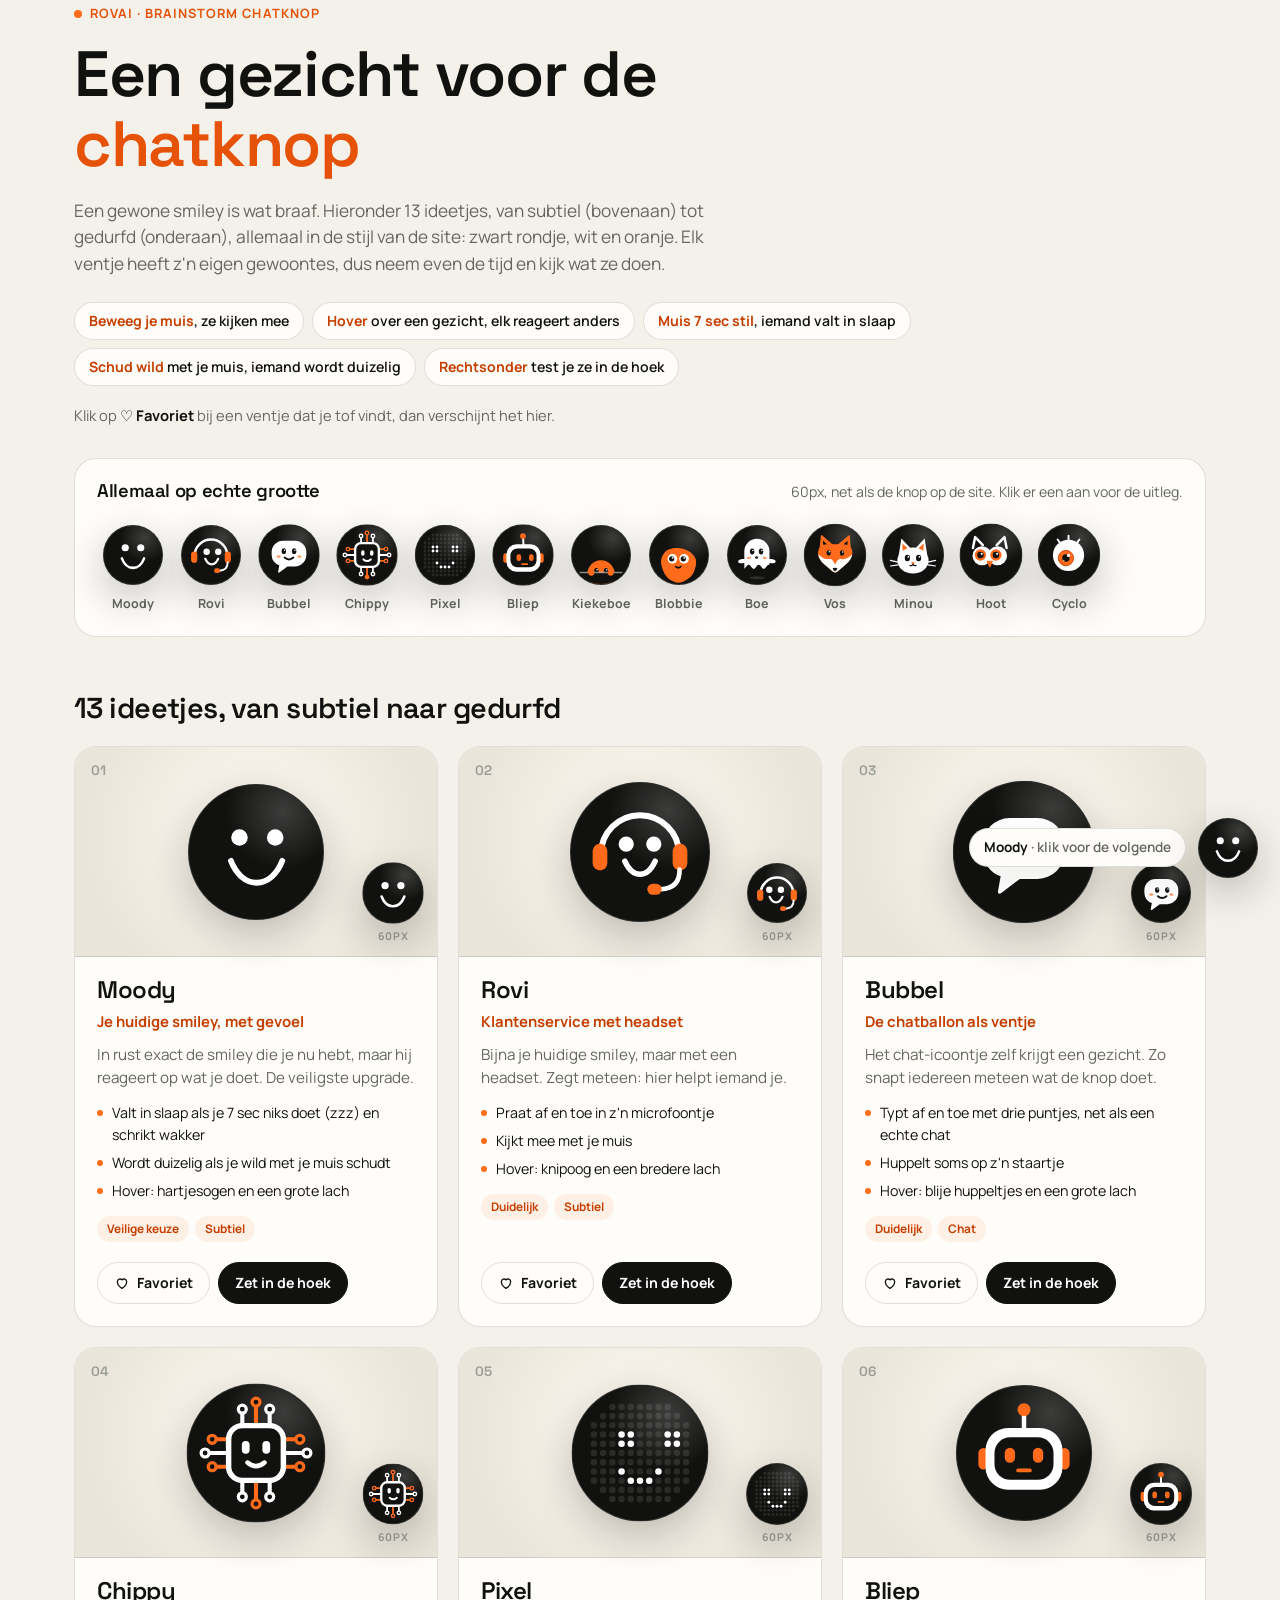
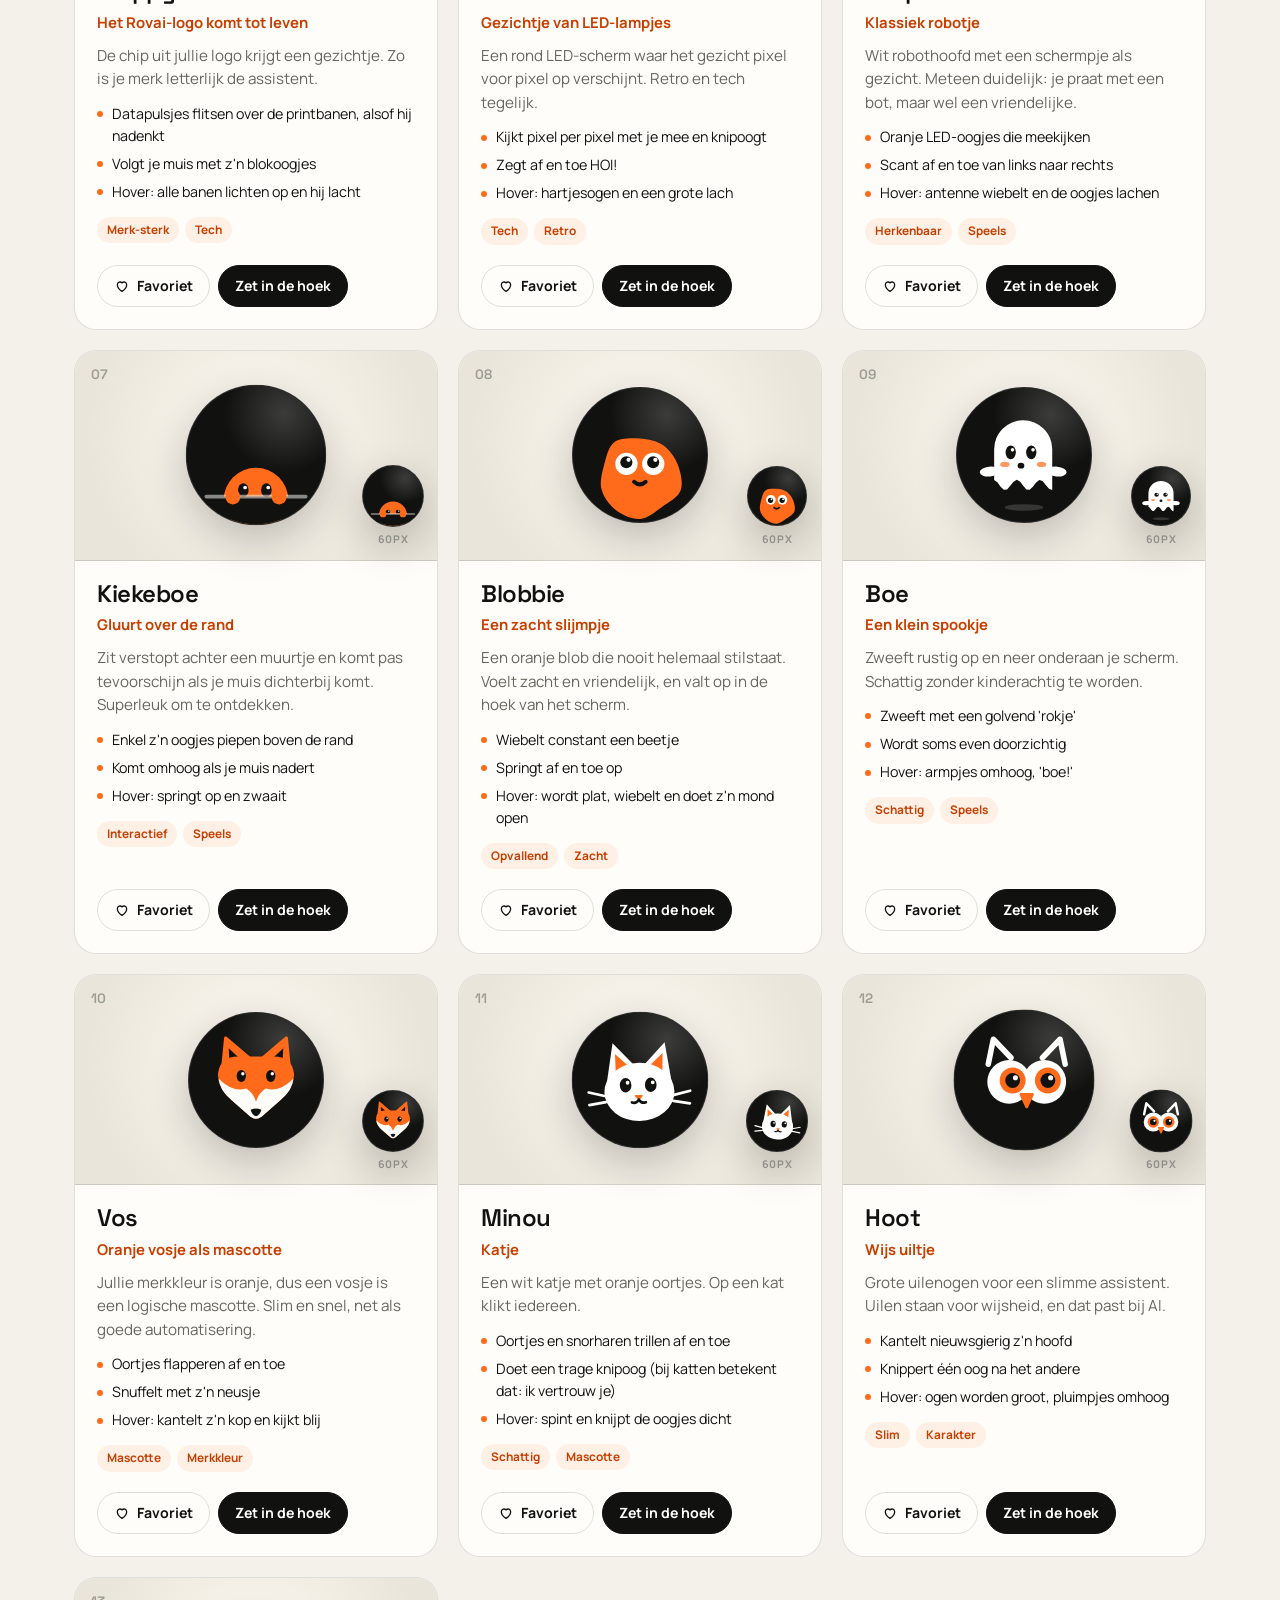
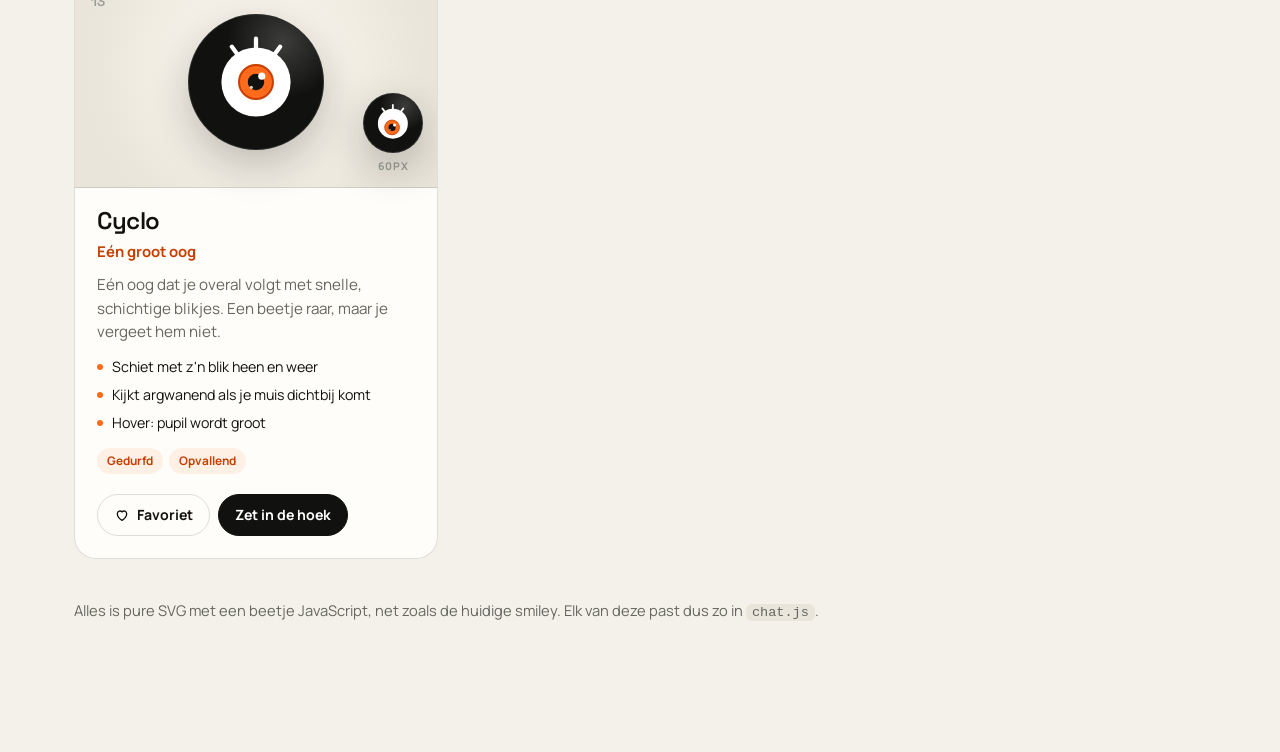
<file: chatbot-gezichtjes.html>
<!doctype html>
<html lang="nl">
<head>
<meta charset="utf-8">
<meta name="viewport" content="width=device-width, initial-scale=1">
<title>Chatbot-gezichtjes</title>
<link rel="preconnect" href="https://fonts.googleapis.com">
<link rel="preconnect" href="https://fonts.gstatic.com" crossorigin>
<link href="https://fonts.googleapis.com/css2?family=Manrope:wght@400;500;600;700;800&family=Space+Grotesk:wght@500;600;700&display=swap" rel="stylesheet">
<style>
:root {
  --bg: #f4f1ea;
  --bg-deep: #eae5da;
  --surface: #fffdf9;
  --text: #111210;
  --muted: #65675f;
  --muted-light: #9a9d94;
  --line: rgba(17, 18, 16, 0.13);
  --primary: #ff6b1a;
  --primary-heading: #e55208;
  --primary-dark: #c63f00;
  --primary-light: #fff0e6;
  --primary-glow: rgba(255, 107, 26, 0.24);
  --dark: #111210;
  --dark-soft: #1b1d19;
  --radius: 22px;
  --ease-out: cubic-bezier(0.22, 1, 0.36, 1);
}

* { box-sizing: border-box; }
html { -webkit-text-size-adjust: 100%; }
body {
  margin: 0;
  background: var(--bg);
  color: var(--text);
  font-family: "Manrope", system-ui, -apple-system, "Segoe UI", sans-serif;
  line-height: 1.55;
  -webkit-font-smoothing: antialiased;
}
h1, h2, h3 {
  margin: 0;
  font-family: "Space Grotesk", "Manrope", sans-serif;
  font-weight: 600;
  line-height: 1.1;
  letter-spacing: -0.02em;
}
code { font-size: 0.92em; background: var(--bg-deep); padding: 1px 6px; border-radius: 6px; }
:focus-visible { outline: 2px solid var(--primary); outline-offset: 3px; }

.wrap { max-width: 1180px; margin: 0 auto; padding: 0 24px; }

/* Header */
header { padding: 64px 0 8px; }
.eyebrow {
  display: inline-flex; align-items: center; gap: 0.5rem;
  font-size: 0.8rem; font-weight: 700; letter-spacing: 0.08em; text-transform: uppercase;
  color: var(--primary-heading);
}
.eyebrow::before { content: ""; width: 8px; height: 8px; border-radius: 50%; background: var(--primary); }
h1 { margin-top: 14px; font-size: clamp(2.3rem, 5.4vw, 4rem); max-width: 15ch; }
h1 em { font-style: normal; color: var(--primary-heading); }
.lede { max-width: 62ch; margin: 18px 0 0; color: var(--muted); font-size: 1.08rem; }
.hints { display: flex; flex-wrap: wrap; gap: 8px; margin: 24px 0 0; padding: 0; list-style: none; }
.hints li {
  padding: 7px 14px; font-size: 0.88rem; font-weight: 600;
  background: var(--surface); border: 1px solid var(--line); border-radius: 999px;
}
.hints b { color: var(--primary-dark); }
.favs { margin: 18px 0 0; font-size: 0.92rem; color: var(--muted); min-height: 1.5em; }
.favs strong { color: var(--text); }

/* Real-size strip */
.strip {
  margin: 32px 0 0; padding: 22px 22px 18px;
  background: var(--surface); border: 1px solid var(--line); border-radius: var(--radius);
}
.strip-head { display: flex; flex-wrap: wrap; justify-content: space-between; align-items: baseline; gap: 6px 16px; margin-bottom: 18px; }
.strip-head h2 { font-size: 1.15rem; }
.strip-head p { margin: 0; color: var(--muted); font-size: 0.88rem; }
.strip-row { display: grid; grid-template-columns: repeat(auto-fill, minmax(72px, 1fr)); gap: 18px 6px; }
.strip-item {
  display: flex; flex-direction: column; align-items: center; gap: 9px;
  padding: 4px 0; background: none; border: 0; border-radius: 12px; cursor: pointer;
  font: inherit; font-size: 0.78rem; font-weight: 700; color: var(--muted);
}
.strip-item:hover > span:last-child { color: var(--text); }

/* Cards */
.section-title { margin: 56px 0 0; font-size: clamp(1.4rem, 2.4vw, 1.8rem); }
.grid { display: grid; grid-template-columns: repeat(auto-fill, minmax(min(100%, 320px), 1fr)); gap: 20px; margin: 22px 0 0; }
.card {
  display: flex; flex-direction: column; overflow: hidden; scroll-margin-top: 24px;
  background: var(--surface); border: 1px solid var(--line); border-radius: var(--radius);
  transition: box-shadow 0.3s ease, border-color 0.3s ease;
}
.card.is-fav { border-color: rgba(255, 107, 26, 0.55); box-shadow: 0 0 0 3px var(--primary-glow); }
.stage {
  position: relative; display: grid; place-items: center; height: 210px;
  background: radial-gradient(circle at 50% 42%, #fffaf2 0%, var(--bg-deep) 78%);
  border-bottom: 1px solid var(--line);
}
.num { position: absolute; left: 16px; top: 13px; font-family: "Space Grotesk", sans-serif; font-weight: 600; font-size: 0.85rem; color: var(--muted-light); }
.stage-small {
  position: absolute; right: 14px; bottom: 12px;
  display: flex; flex-direction: column; align-items: center; gap: 5px;
  font-size: 0.66rem; font-weight: 700; letter-spacing: 0.05em; text-transform: uppercase; color: var(--muted-light);
}
.card-body { display: flex; flex: 1; flex-direction: column; gap: 10px; padding: 20px 22px 22px; }
.card h3 { font-size: 1.5rem; }
.tagline { margin: -4px 0 0; color: var(--primary-dark); font-weight: 700; font-size: 0.93rem; }
.desc { margin: 0; color: var(--muted); font-size: 0.95rem; }
.does { display: grid; gap: 6px; margin: 2px 0 0; padding: 0; list-style: none; font-size: 0.89rem; }
.does li { display: flex; gap: 9px; }
.does li::before { content: ""; flex: none; width: 6px; height: 6px; margin-top: 0.58em; border-radius: 50%; background: var(--primary); }
.tags { display: flex; flex-wrap: wrap; gap: 6px; margin-top: 4px; }
.tags span { padding: 4px 10px; font-size: 0.74rem; font-weight: 700; color: var(--primary-dark); background: var(--primary-light); border-radius: 999px; }
.actions { display: flex; flex-wrap: wrap; gap: 8px; margin-top: auto; padding-top: 10px; }
.btn {
  display: inline-flex; align-items: center; gap: 7px; padding: 9px 16px;
  font: inherit; font-size: 0.88rem; font-weight: 700; color: var(--text);
  background: transparent; border: 1px solid var(--line); border-radius: 999px; cursor: pointer;
  transition: background 0.2s ease, color 0.2s ease, border-color 0.2s ease;
}
.btn:hover { border-color: var(--text); }
.btn svg { width: 16px; height: 16px; }
.btn-dark { color: #fff; background: var(--dark); border-color: var(--dark); }
.btn-dark:hover { background: var(--primary); border-color: var(--primary); }
.fav[aria-pressed="true"] { color: var(--primary-dark); background: var(--primary-light); border-color: rgba(255, 107, 26, 0.5); }
.fav[aria-pressed="true"] svg path { fill: currentColor; }
.foot { margin: 40px 0 0; padding-bottom: 130px; color: var(--muted); font-size: 0.92rem; }

/* The chat toggle, same look as on the site */
.toggle {
  --tb: #111210;
  --ink: #ffffff;
  --acc: #ff6b1a;
  position: relative; flex: none; display: grid; place-items: center; padding: 0; overflow: hidden;
  background: var(--tb); border: 1px solid rgba(255, 255, 255, 0.12); border-radius: 50%;
  box-shadow: 0 14px 40px rgba(17, 18, 16, 0.24);
  cursor: pointer;
  transition: background 0.25s ease, transform 0.25s var(--ease-out), box-shadow 0.25s ease;
}
.toggle::before {
  content: ""; position: absolute; inset: 0; pointer-events: none;
  background: radial-gradient(circle at 70% 20%, rgba(255, 255, 255, 0.18), transparent 40%);
}
.toggle svg { position: relative; display: block; width: 100%; height: 100%; }
.toggle.is-hover { --tb: #ff6b1a; --acc: #111210; box-shadow: 0 16px 42px var(--primary-glow); transform: translateY(-3px) scale(1.03); }
.toggle[data-hover="keep"].is-hover { --tb: #1b1d19; --acc: #ff6b1a; box-shadow: 0 0 0 3px rgba(255, 107, 26, 0.45), 0 16px 42px var(--primary-glow); }
.toggle svg * { transition: fill 0.25s ease, stroke 0.25s ease; }
.f-ink { fill: var(--ink); } .s-ink { stroke: var(--ink); }
.f-acc { fill: var(--acc); } .s-acc { stroke: var(--acc); }
.f-bg { fill: var(--tb); }   .s-bg { stroke: var(--tb); }
.f-or { fill: #ff6b1a; }     .s-or { stroke: #ff6b1a; }
.f-dk { fill: #111210; }     .s-dk { stroke: #111210; }
.f-wh { fill: #fffdf9; }
.ch-tr.lit { stroke: var(--acc); }
.ch-tr.lit circle { fill: var(--acc); }
.toggle svg .px { fill: var(--ink); opacity: 0.1; transition: opacity 0.14s ease, fill 0.14s ease; }
.toggle svg .px.on { opacity: 1; }
.toggle svg .px.or { fill: #ff6b1a; }

/* Try-out in the corner, like on the site */
.corner { position: fixed; right: 1.4rem; bottom: 1.4rem; z-index: 50; display: flex; align-items: center; gap: 12px; }
.corner-label {
  padding: 8px 14px; font-size: 0.85rem; font-weight: 600; color: var(--muted);
  background: var(--surface); border: 1px solid var(--line); border-radius: 999px;
  box-shadow: 0 14px 40px rgba(25, 22, 16, 0.08);
}
.corner-label b { color: var(--text); }
.corner-slot { display: block; }

@media (max-width: 600px) {
  .wrap { padding: 0 16px; }
  header { padding-top: 40px; }
  .strip { padding: 18px 14px 14px; }
  .corner-label { display: none; }
}
</style>
</head>
<body>

<header class="wrap">
  <span class="eyebrow">Rovai · brainstorm chatknop</span>
  <h1>Een gezicht voor de <em>chatknop</em></h1>
  <p class="lede">Een gewone smiley is wat braaf. Hieronder 13 ideetjes, van subtiel (bovenaan) tot gedurfd (onderaan), allemaal in de stijl van de site: zwart rondje, wit en oranje. Elk ventje heeft z'n eigen gewoontes, dus neem even de tijd en kijk wat ze doen.</p>
  <ul class="hints">
    <li><b>Beweeg je muis</b>, ze kijken mee</li>
    <li><b>Hover</b> over een gezicht, elk reageert anders</li>
    <li><b>Muis 7 sec stil</b>, iemand valt in slaap</li>
    <li><b>Schud wild</b> met je muis, iemand wordt duizelig</li>
    <li><b>Rechtsonder</b> test je ze in de hoek</li>
  </ul>
  <p class="favs" id="favs"></p>
</header>

<main class="wrap">
  <section class="strip" aria-labelledby="strip-title">
    <div class="strip-head">
      <h2 id="strip-title">Allemaal op echte grootte</h2>
      <p>60px, net als de knop op de site. Klik er een aan voor de uitleg.</p>
    </div>
    <div class="strip-row" id="strip-row"></div>
  </section>

  <h2 class="section-title">13 ideetjes, van subtiel naar gedurfd</h2>
  <div class="grid" id="grid"></div>

  <p class="foot">Alles is pure SVG met een beetje JavaScript, net zoals de huidige smiley. Elk van deze past dus zo in <code>chat.js</code>.</p>
</main>

<div class="corner" id="corner">
  <div class="corner-label"><b class="corner-name"></b> · klik voor de volgende</div>
  <span class="corner-slot"></span>
</div>

<script>
/* ---------- small helpers ---------- */
const rand = (a, b) => a + Math.random() * (b - a);
const clamp = (v, a, b) => Math.max(a, Math.min(b, v));
const mix = (a, b, t) => a + (b - a) * t;
const ease = (cur, target, rate, dt) => cur + (target - cur) * (1 - Math.exp(-rate * dt));
const n = v => Math.round(v * 100) / 100;
const smooth = x => x * x * (3 - 2 * x);
const bump = p => (p < 0 ? 0 : Math.sin(Math.PI * p));
const plateau = (p, edge = 0.2) => (p < 0 ? 0 : p < edge ? smooth(p / edge) : p > 1 - edge ? smooth((1 - p) / edge) : 1);
const T = (el, v) => el.setAttribute('transform', v);
const op = (el, v) => el.setAttribute('opacity', n(clamp(v, 0, 1)));
const mv = (x, y) => `translate(${n(x)} ${n(y)})`;
const rot = (a, cx, cy) => `rotate(${n(a)} ${cx} ${cy})`;
const at = (cx, cy, sx, sy = sx) => `translate(${cx} ${cy}) scale(${n(sx)} ${n(sy)}) translate(${-cx} ${-cy})`;

// Fires now and then, at a random interval
function every(min, max) {
  let next = -1;
  return t => {
    if (next < 0) { next = t + rand(min, max); return false; }
    if (t < next) return false;
    next = t + rand(min, max);
    return true;
  };
}
// A one-shot animation: p(t) gives progress 0..1 while playing, -1 otherwise
function once() {
  let start = -1, dur = 1;
  return {
    play(t, d) { start = t; dur = d; },
    p(t) {
      if (start < 0) return -1;
      const p = (t - start) / dur;
      if (p >= 1) { start = -1; return -1; }
      return p;
    },
  };
}
// Smooth closed curve through points (Catmull-Rom)
function closedPath(p) {
  const N = p.length;
  let d = `M${n(p[0][0])} ${n(p[0][1])}`;
  for (let i = 0; i < N; i++) {
    const p0 = p[(i - 1 + N) % N], p1 = p[i], p2 = p[(i + 1) % N], p3 = p[(i + 2) % N];
    d += `C${n(p1[0] + (p2[0] - p0[0]) / 6)} ${n(p1[1] + (p2[1] - p0[1]) / 6)} ${n(p2[0] - (p3[0] - p1[0]) / 6)} ${n(p2[1] - (p3[1] - p1[1]) / 6)} ${n(p2[0])} ${n(p2[1])}`;
  }
  return d + 'Z';
}
const qs = svg => sel => svg.querySelector(sel);

/* ---------- the characters ---------- */
const CHARS = [
{
  id: 'moody', name: 'Moody', tagline: 'Je huidige smiley, met gevoel',
  desc: 'In rust exact de smiley die je nu hebt, maar hij reageert op wat je doet. De veiligste upgrade.',
  does: ['Valt in slaap als je 7 sec niks doet (zzz) en schrikt wakker', 'Wordt duizelig als je wild met je muis schudt', 'Hover: hartjesogen en een grote lach'],
  tags: ['Veilige keuze', 'Subtiel'],
  svg() {
    const heart = (cx, cy) => `<path transform="translate(${cx} ${cy})" d="M0 3.6C-5 .2-4.7-3.8-2.3-4-1.1-4.1-.3-3.2 0-2.3 .3-3.2 1.1-4.1 2.3-4 4.7-3.8 5 .2 0 3.6Z"/>`;
    let sp = '';
    for (let a = 0; a <= Math.PI * 4.2; a += 0.35) sp += (sp ? 'L' : 'M') + n(Math.cos(a) * 0.34 * a) + ' ' + n(Math.sin(a) * 0.34 * a);
    return `
      <g class="md-eyes">
        <g class="md-open"><circle class="f-ink" cx="22" cy="22.5" r="3.7"/><circle class="f-ink" cx="38" cy="22.5" r="3.7"/></g>
        <path class="md-closed s-ink" d="M18.4 23q3.6 2.8 7.2 0M34.4 23q3.6 2.8 7.2 0" stroke-width="2.3" stroke-linecap="round" opacity="0"/>
        <g class="md-hearts f-ink" opacity="0"><g class="md-h">${heart(22, 22.5)}</g><g class="md-h">${heart(38, 22.5)}</g></g>
        <g class="md-spiral s-ink" stroke-width="1.5" stroke-linecap="round" opacity="0"><path class="md-sp" d="${sp}"/><path class="md-sp" d="${sp}"/></g>
      </g>
      <g class="md-mouths">
        <path class="md-smile s-ink" d="M18.5 33.5c2.2 5.8 6.4 9.8 11.5 9.8s9.3-4 11.5-9.8" stroke-width="2.6" stroke-linecap="round"/>
        <path class="md-grin f-ink" d="M18 32.6H42c-1.4 6.8-5.8 10.8-12 10.8s-10.6-4-12-10.8Z" opacity="0"/>
        <ellipse class="md-o s-ink" cx="30" cy="37.5" rx="3" ry="3.6" stroke-width="2.4" opacity="0"/>
        <path class="md-sleep s-ink" d="M25.5 38q4.5 2.4 9 0" stroke-width="2.4" stroke-linecap="round" opacity="0"/>
        <path class="md-wavy s-ink" d="M19.5 38q2.6-2.6 5.2 0t5.2 0 5.2 0 5.2 0" stroke-width="2.2" stroke-linecap="round" opacity="0"/>
      </g>
      <g class="md-zzz f-ink" font-family="Space Grotesk, Manrope, sans-serif" font-weight="700" opacity="0">
        <text class="md-z1" x="39.5" y="18" font-size="8">z</text><text class="md-z2" x="45" y="12.5" font-size="5.6">z</text>
      </g>`;
  },
  init(svg) {
    const q = qs(svg), qa = s => [...svg.querySelectorAll(s)];
    const eyes = q('.md-eyes'), open = q('.md-open'), openEyes = qa('.md-open circle'), closed = q('.md-closed');
    const hearts = q('.md-hearts'), hs = qa('.md-h'), spiral = q('.md-spiral'), sps = qa('.md-sp');
    const mouths = q('.md-mouths'), smile = q('.md-smile'), grin = q('.md-grin'), o = q('.md-o'), sleep = q('.md-sleep'), wavy = q('.md-wavy');
    const zzz = q('.md-zzz'), z1 = q('.md-z1'), z2 = q('.md-z2');
    const ops = new Map();
    const fade = (el, target, dt, rate = 12) => {
      const v = ease(ops.has(el) ? ops.get(el) : +(el.getAttribute('opacity') ?? 1), target, rate, dt);
      ops.set(el, v); op(el, v);
    };
    let dizzyUntil = 0, surpriseUntil = 0, wasAsleep = false, sleepAmt = 0, surp = 0;
    return s => {
      const t = s.t, dt = s.dt;
      if (s.shake > 1300) dizzyUntil = t + 1.8;
      const asleep = s.idle > 7 && !s.hover;
      if (wasAsleep && !asleep) surpriseUntil = t + 1;
      wasAsleep = asleep;
      const mode = s.hover ? 'love' : t < dizzyUntil ? 'dizzy' : t < surpriseUntil ? 'surprise' : asleep ? 'sleep' : 'normal';
      fade(open, mode === 'normal' || mode === 'surprise' ? 1 : 0, dt);
      fade(closed, mode === 'sleep' ? 1 : 0, dt, 6);
      fade(hearts, mode === 'love' ? 1 : 0, dt);
      fade(spiral, mode === 'dizzy' ? 1 : 0, dt);
      fade(smile, mode === 'normal' ? 1 : 0, dt);
      fade(grin, mode === 'love' ? 1 : 0, dt);
      fade(o, mode === 'surprise' ? 1 : 0, dt);
      fade(sleep, mode === 'sleep' ? 1 : 0, dt, 6);
      fade(wavy, mode === 'dizzy' ? 1 : 0, dt);
      fade(zzz, mode === 'sleep' ? 1 : 0, dt, 4);
      sleepAmt = ease(sleepAmt, mode === 'sleep' ? 1 : 0, 3, dt);
      surp = ease(surp, mode === 'surprise' ? 1 : 0, 10, dt);
      const lk = 1 - sleepAmt;
      T(eyes, mv(s.lx * 2.2 * lk, s.ly * 2.2 * lk + sleepAmt * 1.2));
      const sc = 1 + 0.3 * surp;
      openEyes.forEach((c, i) => T(c, at(i ? 38 : 22, 22.5, sc, sc * (1 - 0.9 * s.blink))));
      const beat = 1 + 0.14 * Math.sin(t * 7) ** 2;
      hs.forEach((h, i) => T(h, at(i ? 38 : 22, 22.5, beat)));
      sps.forEach((p, i) => T(p, `translate(${i ? 38 : 22} 22.5) rotate(${n((t * 400) % 360)})`));
      T(mouths, mv(s.lx * lk, s.ly * lk));
      T(z1, mv(0, Math.sin(t * 1.7) * 1.2));
      T(z2, mv(0, Math.sin(t * 1.7 + 1.4) * 1.2));
    };
  },
},
{
  id: 'rovi', name: 'Rovi', tagline: 'Klantenservice met headset',
  desc: 'Bijna je huidige smiley, maar met een headset. Zegt meteen: hier helpt iemand je.',
  does: ["Praat af en toe in z'n microfoontje", 'Kijkt mee met je muis', 'Hover: knipoog en een bredere lach'],
  tags: ['Duidelijk', 'Subtiel'],
  svg: () => `
    <path class="s-ink" d="M13 31A17 17 0 0 1 47 31" stroke-width="2.6" stroke-linecap="round"/>
    <rect class="f-acc" x="9.4" y="26.4" width="6.4" height="11.6" rx="3.2"/>
    <rect class="f-acc" x="44.2" y="26.4" width="6.4" height="11.6" rx="3.2"/>
    <path class="s-ink" d="M47.2 37.6Q47.4 45.8 39 46.2" stroke-width="2" stroke-linecap="round"/>
    <g class="hs-mic"><rect class="f-acc" x="33.2" y="43.8" width="6.2" height="4.8" rx="2.4"/></g>
    <g class="hs-face">
      <g class="hs-eyes"><circle class="hs-el f-ink" cx="24" cy="26.6" r="3.3"/><circle class="f-ink" cx="36" cy="26.6" r="3.3"/></g>
      <path class="hs-wink s-ink" d="M21 27.4q3-3 6 0" stroke-width="2.2" stroke-linecap="round" opacity="0"/>
      <g class="hs-mouth">
        <path class="hs-smile s-ink" d="M23.4 34c1.7 3.8 4 5.7 6.6 5.7s4.9-1.9 6.6-5.7" stroke-width="2.4" stroke-linecap="round"/>
        <ellipse class="hs-talk f-ink" cx="30" cy="36.6" rx="2.8" ry="1" opacity="0"/>
      </g>
    </g>`,
  init(svg) {
    const q = qs(svg);
    const face = q('.hs-face'), eyes = q('.hs-eyes'), eyeL = q('.hs-el'), wink = q('.hs-wink');
    const mouth = q('.hs-mouth'), smile = q('.hs-smile'), talk = q('.hs-talk'), mic = q('.hs-mic');
    const talkT = every(5, 10), talkA = once();
    return s => {
      const t = s.t;
      if (talkT(t) && !s.hover) talkA.play(t, 2.2);
      const talking = plateau(talkA.p(t), 0.1);
      const open = talking * (0.5 + 0.5 * Math.sin(t * 17)) * (0.6 + 0.4 * Math.sin(t * 5.3));
      T(face, mv(s.lx * 2.2, s.ly * 1.8));
      T(eyes, at(30, 26.6, 1, 1 - 0.9 * s.blink));
      op(eyeL, 1 - s.hv); op(wink, s.hv);
      T(mouth, mv(-s.lx * 1.1, -s.ly * 0.9) + ' ' + at(30, 34, 1 + 0.12 * s.hv, 1 + 0.2 * s.hv));
      op(smile, 1 - talking); op(talk, talking);
      talk.setAttribute('ry', n(0.9 + 2.3 * open));
      T(mic, at(36.3, 46.2, 1 + 0.18 * open));
    };
  },
},
{
  id: 'bubbel', name: 'Bubbel', tagline: 'De chatballon als ventje',
  desc: 'Het chat-icoontje zelf krijgt een gezicht. Zo snapt iedereen meteen wat de knop doet.',
  does: ['Typt af en toe met drie puntjes, net als een echte chat', "Huppelt soms op z'n staartje", 'Hover: blije huppeltjes en een grote lach'],
  tags: ['Duidelijk', 'Chat'],
  svg: () => `
    <g class="bu-all">
      <path class="f-ink" d="M24 15.5H36A11.5 11.5 0 0 1 47.5 27V30A11.5 11.5 0 0 1 36 41.5H28.4L20.6 47.4Q18.8 48.7 19.1 46.6L20.2 40.4A11.5 11.5 0 0 1 12.5 30V27A11.5 11.5 0 0 1 24 15.5Z"/>
      <ellipse class="f-or" cx="19.6" cy="31.6" rx="2.2" ry="1.25" opacity="0.65"/><ellipse class="f-or" cx="40.4" cy="31.6" rx="2.2" ry="1.25" opacity="0.65"/>
      <g class="bu-look">
        <g class="bu-eyes"><ellipse class="f-dk" cx="24.8" cy="26.2" rx="2.2" ry="2.9"/><ellipse class="f-dk" cx="35.2" cy="26.2" rx="2.2" ry="2.9"/><circle class="f-wh" cx="25.6" cy="25.1" r="0.75"/><circle class="f-wh" cx="36" cy="25.1" r="0.75"/></g>
        <path class="bu-smile s-dk" d="M25.6 32.6q4.4 3.8 8.8 0" stroke-width="2" stroke-linecap="round"/>
        <path class="bu-grin f-dk" d="M25 31.6h10q-.6 5.4-5 5.4t-5-5.4z" opacity="0"/>
        <g class="bu-dots" opacity="0"><circle class="f-dk" cx="25.6" cy="33.4" r="1.7"/><circle class="f-dk" cx="30" cy="33.4" r="1.7"/><circle class="f-dk" cx="34.4" cy="33.4" r="1.7"/></g>
      </g>
    </g>`,
  init(svg) {
    const q = qs(svg);
    const all = q('.bu-all'), look = q('.bu-look'), eyes = q('.bu-eyes'), smile = q('.bu-smile'), grin = q('.bu-grin'), dots = q('.bu-dots');
    const dotEls = [...dots.children];
    const typeT = every(5, 9), typeA = once(), hopT = every(4, 8), hopA = once();
    let typing = 0;
    return s => {
      const t = s.t;
      if (typeT(t) && !s.hover) typeA.play(t, 2.8);
      const tp = typeA.p(t);
      typing = ease(typing, tp >= 0 && !s.hover ? 1 : 0, 12, s.dt);
      if (hopT(t) && !s.hover && tp < 0) hopA.play(t, 0.5);
      const air = Math.max(bump(hopA.p(t)) * 0.7, Math.abs(Math.sin(t * 7.5)) * s.hv);
      T(all, mv(s.lx * 0.8, -3.4 * air) + ' ' + at(30, 48, 1 - 0.04 * air, 1 + 0.05 * air));
      const lx = mix(s.lx, 0.55, typing), ly = mix(s.ly, -0.6, typing);
      T(look, mv(lx * 2.2, ly * 1.6));
      T(eyes, at(30, 26.2, 1, 1 - 0.9 * s.blink));
      op(smile, (1 - typing) * (1 - s.hv)); op(grin, s.hv); op(dots, typing * (1 - s.hv));
      dotEls.forEach((d, i) => T(d, mv(0, -1.8 * Math.max(0, Math.sin(t * 9 - i * 0.9)))));
    };
  },
},
{
  id: 'chippy', name: 'Chippy', tagline: 'Het Rovai-logo komt tot leven',
  desc: 'De chip uit jullie logo krijgt een gezichtje. Zo is je merk letterlijk de assistent.',
  does: ['Datapulsjes flitsen over de printbanen, alsof hij nadenkt', "Volgt je muis met z'n blokoogjes", 'Hover: alle banen lichten op en hij lacht'],
  tags: ['Merk-sterk', 'Tech'],
  svg() {
    const traces = [];
    const sides = [[0, -1], [1, 0], [0, 1], [-1, 0]];
    const lens = [5.5, 8.6, 5.5];
    sides.forEach(([dx, dy], si) => {
      [-6, 0, 6].forEach((o, i) => {
        const len = lens[i];
        const x1 = 30 + dx * 12 + (dx === 0 ? o : 0), y1 = 30 + dy * 12 + (dy === 0 ? o : 0);
        const x2 = x1 + dx * len, y2 = y1 + dy * len;
        const cx = x1 + dx * (len + 1.7), cy = y1 + dy * (len + 1.7);
        traces.push(`<g class="ch-tr ${(si + i) % 2 ? 's-acc' : 's-ink'}"><path d="M${n(x1)} ${n(y1)}L${n(x2)} ${n(y2)}"/><circle class="f-bg" cx="${n(cx)}" cy="${n(cy)}" r="1.75" stroke-width="1.4"/></g>`);
      });
    });
    return `
      <g class="ch-traces" stroke-width="1.8" stroke-linecap="round">${traces.join('')}</g>
      <rect class="s-ink f-bg" x="18" y="18" width="24" height="24" rx="6" stroke-width="2.4"/>
      <g class="ch-eyes"><rect class="f-ink" x="23.8" y="24.7" width="3.4" height="5.6" rx="1.7"/><rect class="f-ink" x="32.8" y="24.7" width="3.4" height="5.6" rx="1.7"/></g>
      <path class="ch-happy s-ink" d="M23.5 28.6l2-2.3 2 2.3M32.5 28.6l2-2.3 2 2.3" stroke-width="1.8" stroke-linecap="round" stroke-linejoin="round" opacity="0"/>
      <path class="ch-mouth s-ink" d="M26.3 34.2q3.7 3.2 7.4 0" stroke-width="2" stroke-linecap="round"/>`;
  },
  init(svg) {
    const q = qs(svg);
    const eyes = q('.ch-eyes'), happy = q('.ch-happy'), mouth = q('.ch-mouth'), traces = q('.ch-traces');
    const trs = [...svg.querySelectorAll('.ch-tr')];
    const pulse = every(0.18, 0.75);
    const lit = new Map();
    return s => {
      if (pulse(s.t) || (s.hv > 0.6 && Math.random() < 0.3)) {
        const g = trs[Math.floor(Math.random() * trs.length)];
        g.classList.add('lit');
        lit.set(g, s.t + (s.hover ? 0.25 : 0.42));
      }
      for (const [g, until] of lit) if (s.t > until) { g.classList.remove('lit'); lit.delete(g); }
      T(eyes, mv(s.lx * 2.2, s.ly * 1.8) + ' ' + at(30, 27.5, 1, 1 - 0.88 * s.blink));
      T(happy, mv(s.lx * 2.2, s.ly * 1.8));
      op(eyes, 1 - s.hv); op(happy, s.hv);
      T(mouth, mv(s.lx, s.ly * 0.8) + ' ' + at(30, 34.5, 1 + 0.2 * s.hv, 1 + 0.45 * s.hv));
      T(traces, at(30, 30, 1 + 0.08 * s.hv));
    };
  },
},
{
  id: 'pixel', name: 'Pixel', tagline: 'Gezichtje van LED-lampjes', hover: 'keep',
  desc: 'Een rond LED-scherm waar het gezicht pixel voor pixel op verschijnt. Retro en tech tegelijk.',
  does: ['Kijkt pixel per pixel met je mee en knipoogt', 'Zegt af en toe HOI!', 'Hover: hartjesogen en een grote lach'],
  tags: ['Tech', 'Retro'],
  svg() {
    let out = '';
    for (let r = 0; r < 11; r++) for (let c = 0; c < 11; c++) {
      const x = 30 + (c - 5) * 4.1, y = 30 + (r - 5) * 4.1;
      if (Math.hypot(x - 30, y - 30) <= 24.2) out += `<circle class="px" data-k="${c},${r}" cx="${n(x)}" cy="${n(y)}" r="1.45"/>`;
    }
    return out;
  },
  init(svg) {
    const cells = new Map();
    svg.querySelectorAll('.px').forEach(el => cells.set(el.dataset.k, el));
    const cur = new Map();
    const HOI = [[0,3],[0,4],[0,5],[0,6],[0,7],[1,5],[2,3],[2,4],[2,5],[2,6],[2,7],[4,3],[4,4],[4,5],[4,6],[4,7],[5,3],[5,7],[6,3],[6,4],[6,5],[6,6],[6,7],[8,3],[8,4],[8,5],[8,6],[8,7],[10,3],[10,4],[10,5],[10,7]];
    const HEART = [[0,0],[2,0],[0,1],[1,1],[2,1],[1,2]];
    const EYE = [[0,0],[1,0],[0,1],[1,1]], LINE = [[0,1],[1,1]];
    const SMILE = [[3,7],[4,8],[5,8],[6,8],[7,7]];
    const SMIRK = [[4,8],[5,8],[6,8],[7,7]];
    const GRIN = [[2,6],[3,6],[4,6],[5,6],[6,6],[7,6],[8,6],[3,7],[7,7],[4,8],[5,8],[6,8]];
    const hoiT = every(9, 16), hoiA = once(), winkT = every(6, 11), winkA = once();
    return s => {
      const next = new Map();
      const put = (pts, ox = 0, oy = 0, col = 'w') => pts.forEach(([c, r]) => next.set(`${c + ox},${r + oy}`, col));
      if (!s.hover && hoiT(s.t)) hoiA.play(s.t, 2);
      if (!s.hover && winkT(s.t)) winkA.play(s.t, 0.5);
      const hoi = hoiA.p(s.t) >= 0, wink = winkA.p(s.t) >= 0;
      if (s.hover) {
        put(HEART, 1, 2, 'o'); put(HEART, 7, 2, 'o'); put(GRIN);
      } else if (hoi) {
        put(HOI);
      } else {
        const ox = clamp(Math.round(s.lx * 1.4), -1, 1), oy = clamp(Math.round(s.ly * 1.4), -1, 1);
        const shut = s.blink > 0.35;
        put(shut ? LINE : EYE, 2 + ox, 3 + oy);
        put(shut || wink ? LINE : EYE, 7 + ox, 3 + oy);
        put(wink ? SMIRK : SMILE, clamp(Math.round(s.lx * 0.8), -1, 1), 0);
      }
      for (const k of cur.keys()) if (!next.has(k)) { const el = cells.get(k); if (el) el.classList.remove('on', 'or'); }
      for (const [k, col] of next) if (cur.get(k) !== col) { const el = cells.get(k); if (el) { el.classList.add('on'); el.classList.toggle('or', col === 'o'); } }
      cur.clear();
      for (const [k, v] of next) cur.set(k, v);
    };
  },
},
{
  id: 'bliep', name: 'Bliep', tagline: 'Klassiek robotje',
  desc: 'Wit robothoofd met een schermpje als gezicht. Meteen duidelijk: je praat met een bot, maar wel een vriendelijke.',
  does: ['Oranje LED-oogjes die meekijken', 'Scant af en toe van links naar rechts', 'Hover: antenne wiebelt en de oogjes lachen'],
  tags: ['Herkenbaar', 'Speels'],
  svg: () => `
    <g class="rb-all">
      <g class="rb-ant"><path class="s-ink" d="M30 19.5V12.6" stroke-width="2" stroke-linecap="round"/><circle class="rb-bulb f-acc" cx="30" cy="10.6" r="2.9"/></g>
      <rect class="f-acc" x="9.6" y="27.8" width="4.6" height="9.6" rx="2.3"/>
      <rect class="f-acc" x="45.8" y="27.8" width="4.6" height="9.6" rx="2.3"/>
      <rect class="f-ink" x="12.8" y="18.8" width="34.4" height="27.6" rx="10"/>
      <rect class="f-dk" x="16.8" y="23" width="26.4" height="19" rx="7"/>
      <g class="rb-look">
        <g class="rb-eyes"><rect class="f-or" x="21.4" y="27.6" width="4.6" height="6.8" rx="2.3"/><rect class="f-or" x="34" y="27.6" width="4.6" height="6.8" rx="2.3"/></g>
        <path class="rb-happy s-or" d="M21.3 32l2.4-2.8 2.4 2.8M33.9 32l2.4-2.8 2.4 2.8" stroke-width="1.9" stroke-linecap="round" stroke-linejoin="round" opacity="0"/>
      </g>
      <g class="rb-mlook">
        <path class="rb-mouth s-or" d="M27.4 37.8h5.2" stroke-width="1.7" stroke-linecap="round"/>
        <path class="rb-smile s-or" d="M26.6 37q3.4 2.8 6.8 0" stroke-width="1.7" stroke-linecap="round" opacity="0"/>
      </g>
    </g>`,
  init(svg) {
    const q = qs(svg);
    const all = q('.rb-all'), ant = q('.rb-ant'), bulb = q('.rb-bulb'), look = q('.rb-look'), eyes = q('.rb-eyes'), happy = q('.rb-happy');
    const mlook = q('.rb-mlook'), mouth = q('.rb-mouth'), smile = q('.rb-smile');
    let a = 0, v = 0, was = false;
    const bulbT = every(1.8, 4.5), bulbA = once(), scanT = every(8, 14), scanA = once();
    return s => {
      const t = s.t;
      if (s.hover && !was) v += 320;
      was = s.hover;
      v += (-a * 260 - v * 7) * s.dt;
      a += v * s.dt;
      if (bulbT(t)) bulbA.play(t, 0.5);
      T(bulb, at(30, 10.6, 1 + 0.35 * bump(bulbA.p(t))));
      if (scanT(t) && !s.hover) scanA.play(t, 1.6);
      const sp = scanA.p(t);
      let lx = s.lx, ly = s.ly;
      if (sp >= 0) { const k = plateau(sp, 0.15); lx = mix(lx, Math.sin(sp * Math.PI * 2), k); ly = mix(ly, 0, k); }
      T(all, mv(s.lx * 0.9, s.ly * 0.6));
      T(ant, rot(a + s.hv * Math.sin(t * 10) * 14 - s.lx * 6, 30, 19.5));
      T(look, mv(lx * 3, ly * 2));
      T(eyes, at(30, 31, 1, 1 - 0.9 * s.blink));
      op(eyes, 1 - s.hv); op(happy, s.hv);
      T(mlook, mv(lx * 2.2, ly * 1.6));
      op(mouth, 1 - s.hv); op(smile, s.hv);
    };
  },
},
{
  id: 'kiekeboe', name: 'Kiekeboe', tagline: 'Gluurt over de rand', hover: 'keep',
  desc: 'Zit verstopt achter een muurtje en komt pas tevoorschijn als je muis dichterbij komt. Superleuk om te ontdekken.',
  does: ["Enkel z'n oogjes piepen boven de rand", 'Komt omhoog als je muis nadert', 'Hover: springt op en zwaait'],
  tags: ['Interactief', 'Speels'],
  svg: () => `
    <g class="pk-pop">
      <circle class="f-or" cx="30" cy="31" r="14"/>
      <g class="pk-face">
        <g class="pk-eyes"><ellipse class="f-dk" cx="25" cy="28.6" rx="2.3" ry="3"/><ellipse class="f-dk" cx="35" cy="28.6" rx="2.3" ry="3"/><circle class="f-wh" cx="25.8" cy="27.5" r="0.8"/><circle class="f-wh" cx="35.8" cy="27.5" r="0.8"/></g>
        <path class="pk-smile s-dk" d="M25.4 34.6q4.6 4 9.2 0" stroke-width="2" stroke-linecap="round"/>
      </g>
    </g>
    <rect class="f-bg" x="0" y="48" width="60" height="12"/>
    <path class="s-ink" d="M8.5 48H51.5" stroke-width="1.6" stroke-linecap="round" opacity="0.5"/>
    <circle class="f-or" cx="20" cy="48.2" r="3.2"/>
    <g class="pk-wave"><circle class="f-or" cx="0" cy="0" r="3.2"/></g>`,
  init(svg) {
    const q = qs(svg);
    const pop = q('.pk-pop'), face = q('.pk-face'), eyes = q('.pk-eyes'), smile = q('.pk-smile'), wave = q('.pk-wave');
    let r = 0, rv = 0;
    const peekT = every(4, 8), peekA = once();
    return s => {
      const t = s.t;
      if (peekT(t) && s.near < 0.2 && !s.hover) peekA.play(t, 1.8);
      const self = plateau(peekA.p(t), 0.25) * 0.65;
      const target = Math.max(smooth(clamp(s.near * 1.15, 0, 1)), s.hover ? 1 : 0, self);
      rv += ((target - r) * 120 - rv * 13) * s.dt;
      r += rv * s.dt;
      T(pop, mv(s.lx * 1.2 * r, (1 - r) * 18.5));
      T(face, mv(s.lx * 2, s.ly * 1.4 - (1 - r) * 1.2));
      T(eyes, at(30, 28.6, 1, 1 - 0.9 * s.blink));
      op(smile, (r - 0.45) * 2.5);
      T(wave, mv(mix(40, 45.5, s.hv) + Math.sin(t * 13) * 2.4 * s.hv, mix(48.2, 31, s.hv)));
    };
  },
},
{
  id: 'blobbie', name: 'Blobbie', tagline: 'Een zacht slijmpje', breath: false,
  desc: 'Een oranje blob die nooit helemaal stilstaat. Voelt zacht en vriendelijk, en valt op in de hoek van het scherm.',
  does: ['Wiebelt constant een beetje', 'Springt af en toe op', "Hover: wordt plat, wiebelt en doet z'n mond open"],
  tags: ['Opvallend', 'Zacht'],
  svg: () => `
    <path class="bl-body f-acc"/>
    <g class="bl-face">
      <g class="bl-eyes">
        <circle class="f-wh" cx="24" cy="34" r="5"/><circle class="f-wh" cx="36" cy="34" r="5"/>
        <g class="bl-pupils"><circle class="f-dk" cx="24" cy="34" r="2.7"/><circle class="f-dk" cx="36" cy="34" r="2.7"/><circle class="f-wh" cx="25" cy="32.9" r="0.95"/><circle class="f-wh" cx="37" cy="32.9" r="0.95"/></g>
      </g>
      <path class="bl-mouth s-bg" d="M27.4 42q2.6 2.4 5.2 0" stroke-width="1.8" stroke-linecap="round"/>
      <path class="bl-open f-bg" d="M26.6 41.4h6.8q-.4 4.4-3.4 4.4t-3.4-4.4z" opacity="0"/>
    </g>`,
  init(svg) {
    const q = qs(svg);
    const body = q('.bl-body'), face = q('.bl-face'), eyes = q('.bl-eyes'), pupils = q('.bl-pupils'), mouth = q('.bl-mouth'), open = q('.bl-open');
    const N = 10;
    const hopT = every(5, 10), hopA = once(), landA = once();
    let hopping = false;
    return s => {
      const t = s.t;
      if (hopT(t) && !s.hover) { hopA.play(t, 0.62); hopping = true; }
      const hp = hopA.p(t);
      if (hopping && hp < 0) { hopping = false; landA.play(t, 0.35); }
      const air = bump(hp), land = bump(landA.p(t));
      const jig = s.hv * Math.sin(t * 15) * 0.035;
      const sx = 1 + 0.1 * s.hv + jig - 0.05 * air + 0.1 * land;
      const sy = 1 - 0.13 * s.hv - jig + 0.08 * air - 0.14 * land;
      const hop = -6 * air;
      const lean = s.lx * 3.2;
      const pts = [];
      for (let i = 0; i < N; i++) {
        const a = (i / N) * Math.PI * 2 - Math.PI / 2;
        const r = 18 * (1 + 0.05 * Math.sin(t * 1.7 + i * 1.9) + 0.035 * Math.sin(t * 2.6 + i * 3.1));
        const yr = Math.sin(a) * r;
        pts.push([30 + Math.cos(a) * r * sx + lean * (1 - (yr + 18) / 36), 40 + (yr - 18) * sy + 18 + hop]);
      }
      body.setAttribute('d', closedPath(pts));
      T(face, mv(lean * 0.67, 24 * (1 - sy) + hop) + ' ' + at(30, 36, sx, 1));
      T(eyes, at(30, 34, 1, 1 - 0.9 * s.blink));
      T(pupils, mv(s.lx * 2, s.ly * 2));
      op(mouth, 1 - s.hv); op(open, s.hv);
    };
  },
},
{
  id: 'boe', name: 'Boe', tagline: 'Een klein spookje', breath: false,
  desc: 'Zweeft rustig op en neer onderaan je scherm. Schattig zonder kinderachtig te worden.',
  does: ["Zweeft met een golvend 'rokje'", 'Wordt soms even doorzichtig', "Hover: armpjes omhoog, 'boe!'"],
  tags: ['Schattig', 'Speels'],
  svg: () => `
    <ellipse class="bo-shadow f-ink" cx="30" cy="53.5" rx="9" ry="1.5" opacity="0.16"/>
    <g class="bo-all">
      <g class="bo-fade">
        <g class="bo-arm-l"><ellipse class="f-ink" cx="14.8" cy="37.6" rx="4.4" ry="2.2"/></g>
        <g class="bo-arm-r"><ellipse class="f-ink" cx="45.2" cy="37.6" rx="4.4" ry="2.2"/></g>
        <path class="bo-body f-ink"/>
        <ellipse class="f-or" cx="21.8" cy="34.8" rx="2.1" ry="1.2" opacity="0.7"/><ellipse class="f-or" cx="38.2" cy="34.8" rx="2.1" ry="1.2" opacity="0.7"/>
      </g>
      <g class="bo-face">
        <g class="bo-eyes"><ellipse class="f-dk" cx="25.4" cy="29.4" rx="2.3" ry="3.1"/><ellipse class="f-dk" cx="34.6" cy="29.4" rx="2.3" ry="3.1"/><circle class="f-wh" cx="26.2" cy="28.3" r="0.8"/><circle class="f-wh" cx="35.4" cy="28.3" r="0.8"/></g>
        <ellipse class="bo-mouth f-dk" cx="30" cy="35.4" rx="1.5" ry="1.3"/>
      </g>
    </g>`,
  init(svg) {
    const q = qs(svg);
    const shadow = q('.bo-shadow'), all = q('.bo-all'), fade = q('.bo-fade'), armL = q('.bo-arm-l'), armR = q('.bo-arm-r');
    const body = q('.bo-body'), face = q('.bo-face'), eyes = q('.bo-eyes'), mouth = q('.bo-mouth');
    const phaseT = every(9, 16), phaseA = once();
    return s => {
      const t = s.t;
      const fl = Math.sin(t * 1.9) * 1.8 - s.hv * 1.5;
      T(all, mv(s.lx * 0.8, fl));
      T(shadow, at(30, 53.5, 1 + fl * 0.06, 1));
      op(shadow, 0.16 + fl * 0.02);
      let d = 'M17 28A13 13 0 0 1 43 28';
      for (let i = 0; i <= 18; i++) d += `L${n(43 - (26 * i) / 18)} ${n(44 + 2.3 * Math.sin((i / 18) * Math.PI * 5 + t * 4.2))}`;
      body.setAttribute('d', d + 'Z');
      if (phaseT(t) && !s.hover) phaseA.play(t, 1.8);
      op(fade, 1 - 0.68 * plateau(phaseA.p(t), 0.25));
      const sway = Math.sin(t * 2.1) * 9;
      const up = s.hv * (80 + Math.sin(t * 14) * 12);
      T(armL, rot(sway + up, 19, 36.4));
      T(armR, rot(-sway - up, 41, 36.4));
      T(face, mv(s.lx * 2.2, s.ly * 1.6));
      const big = 1 + 0.12 * s.hv;
      T(eyes, at(30, 29.4, big, big * (1 - 0.9 * s.blink)));
      mouth.setAttribute('rx', n(1.5 + 1.1 * s.hv));
      mouth.setAttribute('ry', n(1.3 + 2 * s.hv));
      mouth.setAttribute('cy', n(35.4 + 1.2 * s.hv));
    };
  },
},
{
  id: 'vos', name: 'Vos', tagline: 'Oranje vosje als mascotte', hover: 'keep',
  desc: 'Jullie merkkleur is oranje, dus een vosje is een logische mascotte. Slim en snel, net als goede automatisering.',
  does: ['Oortjes flapperen af en toe', "Snuffelt met z'n neusje", "Hover: kantelt z'n kop en kijkt blij"],
  tags: ['Mascotte', 'Merkkleur'],
  svg: () => `
    <g class="fx-all">
      <g class="fx-ear-l"><path class="f-or s-or" d="M14.8 27.6L16.4 11.2 27.2 20.4Z" stroke-width="1.4" stroke-linejoin="round"/><path class="f-dk" d="M17.8 15.8L18.2 24.2 23.4 21Z"/></g>
      <g class="fx-ear-r"><path class="f-or s-or" d="M45.2 27.6L43.6 11.2 32.8 20.4Z" stroke-width="1.4" stroke-linejoin="round"/><path class="f-dk" d="M42.2 15.8L41.8 24.2 36.6 21Z"/></g>
      <path class="f-or" d="M13 27Q14 19.5 22 19.5H38Q46 19.5 47 27Q47.5 33 41 39L32.6 46.3Q30 48.4 27.4 46.3L19 39Q12.5 33 13 27Z"/>
      <path class="f-wh" d="M13.3 29.4Q19.4 35.6 25.6 33.8Q28.6 35.6 30 39.6Q31.4 35.6 34.4 33.8Q40.6 35.6 46.7 29.4Q46.4 34.4 41 39L32.6 46.3Q30 48.4 27.4 46.3L19 39Q13.6 34.4 13.3 29.4Z"/>
      <g class="fx-look">
        <g class="fx-eyes"><ellipse class="f-dk" cx="23.4" cy="28.2" rx="2.1" ry="2.7"/><ellipse class="f-dk" cx="36.6" cy="28.2" rx="2.1" ry="2.7"/><circle class="f-wh" cx="24.1" cy="27.2" r="0.75"/><circle class="f-wh" cx="37.3" cy="27.2" r="0.75"/></g>
        <path class="fx-happy s-dk" d="M21.1 29q2.3-2.6 4.6 0M34.3 29q2.3-2.6 4.6 0" stroke-width="1.7" stroke-linecap="round" opacity="0"/>
      </g>
      <path class="fx-nose f-dk" d="M27.6 43.3Q30 42.3 32.4 43.3Q31.8 45.7 30 46.2Q28.2 45.7 27.6 43.3Z"/>
    </g>`,
  init(svg) {
    const q = qs(svg);
    const all = q('.fx-all'), earL = q('.fx-ear-l'), earR = q('.fx-ear-r'), look = q('.fx-look'), eyes = q('.fx-eyes'), happy = q('.fx-happy'), nose = q('.fx-nose');
    const earT = every(2.5, 6), earA = once(), sniffT = every(6, 11), sniffA = once();
    let side = 1;
    return s => {
      const t = s.t;
      if (earT(t)) { side = Math.random() < 0.5 ? -1 : 1; earA.play(t, 0.3); }
      const ep = bump(earA.p(t)), perk = s.hv * 7;
      T(earL, rot(-(side < 0 ? 14 * ep : 0) - perk, 21, 24));
      T(earR, rot((side > 0 ? 14 * ep : 0) + perk, 39, 24));
      T(all, mv(s.lx * 1.2, s.ly * 0.8) + ' ' + rot(s.lx * 5 + s.hv * 9, 30, 34));
      T(look, mv(s.lx * 1.5, s.ly * 1.2));
      T(eyes, at(30, 28.2, 1, 1 - 0.9 * s.blink));
      op(eyes, 1 - s.hv); op(happy, s.hv);
      if (sniffT(t) && !s.hover) sniffA.play(t, 0.7);
      const sp = sniffA.p(t);
      const sn = sp < 0 ? 0 : Math.abs(Math.sin(sp * Math.PI * 4)) * (1 - sp);
      T(nose, at(30, 44.5, 1 + 0.18 * sn, 1 - 0.1 * sn));
    };
  },
},
{
  id: 'minou', name: 'Minou', tagline: 'Katje',
  desc: 'Een wit katje met oranje oortjes. Op een kat klikt iedereen.',
  does: ['Oortjes en snorharen trillen af en toe', 'Doet een trage knipoog (bij katten betekent dat: ik vertrouw je)', 'Hover: spint en knijpt de oogjes dicht'],
  tags: ['Schattig', 'Mascotte'],
  svg: () => `
    <g class="ct-all">
      <g class="ct-ear-l"><path class="f-ink" d="M15.6 31L18.4 13.6 28.2 24Z"/><path class="f-or" d="M19.4 18.4L19.6 26.4 24.8 23.4Z"/></g>
      <g class="ct-ear-r"><path class="f-ink" d="M44.4 31L41.6 13.6 31.8 24Z"/><path class="f-or" d="M40.6 18.4L40.4 26.4 35.2 23.4Z"/></g>
      <ellipse class="f-ink" cx="30" cy="35.5" rx="15.6" ry="13"/>
      <g class="s-ink" stroke-width="1.2" stroke-linecap="round">
        <path class="ct-wl" d="M15 37.2L7.4 35.4M15 39.8L7.6 41"/>
        <path class="ct-wr" d="M45 37.2L52.6 35.4M45 39.8L52.4 41"/>
      </g>
      <g class="ct-face">
        <g class="ct-eyes"><ellipse class="f-dk" cx="24.4" cy="33" rx="2.6" ry="3.2"/><ellipse class="f-dk" cx="35.6" cy="33" rx="2.6" ry="3.2"/><circle class="f-wh" cx="25.3" cy="31.9" r="0.85"/><circle class="f-wh" cx="36.5" cy="31.9" r="0.85"/></g>
        <path class="ct-happy s-dk" d="M22 33.6q2.4-2.6 4.8 0M33.2 33.6q2.4-2.6 4.8 0" stroke-width="1.6" stroke-linecap="round" opacity="0"/>
        <path class="f-or s-or" d="M28.6 37.6h2.8l-1.4 1.6z" stroke-width="0.7" stroke-linejoin="round"/>
        <path class="s-dk" d="M30 39.3q-1.2 1.9-3.1 1.2M30 39.3q1.2 1.9 3.1 1.2" stroke-width="1.2" stroke-linecap="round"/>
      </g>
    </g>`,
  init(svg) {
    const q = qs(svg);
    const all = q('.ct-all'), earL = q('.ct-ear-l'), earR = q('.ct-ear-r'), wl = q('.ct-wl'), wr = q('.ct-wr');
    const face = q('.ct-face'), eyes = q('.ct-eyes'), happy = q('.ct-happy');
    const earT = every(2.5, 6), earA = once(), whT = every(3, 7), whA = once(), slowT = every(8, 14), slowA = once();
    let earSide = 1;
    return s => {
      const t = s.t;
      if (earT(t)) { earSide = Math.random() < 0.5 ? -1 : 1; earA.play(t, 0.32); }
      const ep = bump(earA.p(t));
      const wig = s.hv * Math.sin(t * 16) * 5;
      T(earL, rot(-(earSide < 0 ? 16 * ep : 0) + wig, 21, 27));
      T(earR, rot((earSide > 0 ? 16 * ep : 0) - wig, 39, 27));
      if (whT(t)) whA.play(t, 0.4);
      const wp = whA.p(t);
      const w = wp < 0 ? 0 : Math.sin(wp * Math.PI * 3) * (1 - wp) * 8;
      T(wl, rot(w, 15, 38.5));
      T(wr, rot(-w, 45, 38.5));
      const purr = s.hv * Math.sin(t * 70) * 0.35;
      T(all, mv(s.lx, s.ly * 0.6 + purr) + ' ' + rot(s.lx * 4, 30, 36));
      if (slowT(t) && !s.hover) slowA.play(t, 1.5);
      const sp = slowA.p(t);
      const slow = sp < 0 ? 0 : sp < 0.35 ? smooth(sp / 0.35) : sp < 0.6 ? 1 : 1 - smooth((sp - 0.6) / 0.4);
      const close = Math.max(s.blink, slow);
      T(face, mv(s.lx * 1.2, s.ly * 0.9));
      T(eyes, mv(s.lx * 0.8, s.ly * 0.6) + ' ' + at(30, 33, 1, 1 - 0.9 * close));
      op(eyes, 1 - s.hv); op(happy, s.hv);
    };
  },
},
{
  id: 'hoot', name: 'Hoot', tagline: 'Wijs uiltje',
  desc: 'Grote uilenogen voor een slimme assistent. Uilen staan voor wijsheid, en dat past bij AI.',
  does: ["Kantelt nieuwsgierig z'n hoofd", 'Knippert één oog na het andere', 'Hover: ogen worden groot, pluimpjes omhoog'],
  tags: ['Slim', 'Karakter'],
  svg: () => `
    <g class="ow-all">
      <path class="ow-tufts s-ink" d="M13.4 23.4L15.6 12.6 23.2 20.6M46.6 23.4L44.4 12.6 36.8 20.6" stroke-width="2.4" stroke-linecap="round" stroke-linejoin="round"/>
      <circle class="f-ink" cx="22.4" cy="31" r="9.4"/><circle class="f-ink" cx="37.6" cy="31" r="9.4"/>
      <g class="ow-iris-l"><circle class="f-or" cx="22.4" cy="31" r="5.6"/><circle class="f-dk" cx="22.4" cy="31" r="3.2"/><circle class="f-wh" cx="23.6" cy="29.8" r="1.1"/></g>
      <g class="ow-iris-r"><circle class="f-or" cx="37.6" cy="31" r="5.6"/><circle class="f-dk" cx="37.6" cy="31" r="3.2"/><circle class="f-wh" cx="38.8" cy="29.8" r="1.1"/></g>
      <path class="f-acc s-acc" d="M27.5 36.4h5l-2.5 5.4z" stroke-width="1.2" stroke-linejoin="round"/>
    </g>`,
  init(svg) {
    const q = qs(svg);
    const all = q('.ow-all'), tufts = q('.ow-tufts'), irisL = q('.ow-iris-l'), irisR = q('.ow-iris-r');
    const tiltT = every(5, 10), tiltA = once();
    let dir = 1;
    const lid = bt => (bt >= 0 && bt < 0.17 ? Math.sin((Math.PI * bt) / 0.17) : 0);
    return s => {
      const t = s.t;
      if (tiltT(t)) { dir = Math.random() < 0.5 ? -1 : 1; tiltA.play(t, 2.4); }
      const tilt = dir * 15 * plateau(tiltA.p(t), 0.18) + s.hv * 9;
      T(all, mv(s.lx * 2, s.ly * 0.8) + ' ' + rot(tilt, 30, 34));
      T(tufts, mv(0, -1.8 * s.hv));
      const ix = s.lx * 2.6, iy = s.ly * 2.4, big = 1 + 0.2 * s.hv;
      T(irisL, mv(ix, iy) + ' ' + at(22.4, 31, big, big * (1 - 0.92 * lid(s.bt))));
      T(irisR, mv(ix, iy) + ' ' + at(37.6, 31, big, big * (1 - 0.92 * lid(s.bt - 0.13))));
    };
  },
},
{
  id: 'cyclo', name: 'Cyclo', tagline: 'Eén groot oog', lookRate: 20, wander: [0.5, 1.6],
  desc: 'Eén oog dat je overal volgt met snelle, schichtige blikjes. Een beetje raar, maar je vergeet hem niet.',
  does: ["Schiet met z'n blik heen en weer", 'Kijkt argwanend als je muis dichtbij komt', 'Hover: pupil wordt groot'],
  tags: ['Gedurfd', 'Opvallend'],
  svg: uid => `
    <defs><clipPath id="cy-${uid}"><ellipse class="cy-clip" cx="30" cy="30" rx="15.5" ry="15.5"/></clipPath></defs>
    <g class="cy-all">
      <g class="cy-lashes s-ink" stroke-width="1.9" stroke-linecap="round"><path d="M21.8 17.8L19.2 14.2M30 15V10.6M38.2 17.8L40.8 14.2"/></g>
      <ellipse class="cy-sclera f-ink" cx="30" cy="30" rx="15.5" ry="15.5"/>
      <g clip-path="url(#cy-${uid})">
        <g class="cy-iris">
          <circle class="f-or" cx="30" cy="30" r="7.6"/>
          <circle cx="30" cy="30" r="7.6" stroke="#c63f00" stroke-width="0.9"/>
          <circle class="cy-pupil f-dk" cx="30" cy="30" r="3.7"/>
          <circle class="f-wh" cx="32.6" cy="27.4" r="1.6"/>
          <circle class="f-wh" cx="27.9" cy="32.4" r="0.7" opacity="0.8"/>
        </g>
      </g>
    </g>`,
  init(svg) {
    const q = qs(svg);
    const all = q('.cy-all'), clip = q('.cy-clip'), sclera = q('.cy-sclera'), lashes = q('.cy-lashes'), iris = q('.cy-iris'), pupil = q('.cy-pupil');
    const microT = every(0.5, 1.3);
    let mx = 0, my = 0;
    return s => {
      if (microT(s.t)) { mx = rand(-0.1, 0.1); my = rand(-0.1, 0.1); }
      const squint = s.hover ? 0 : clamp((s.near - 0.75) * 1.6, 0, 0.32);
      const c = Math.max(s.blink, squint);
      const ry = 15.5 * (1 - 0.94 * c);
      const cy = 45.5 - ry - (15.5 - ry) * 0.25;
      for (const el of [clip, sclera]) { el.setAttribute('ry', n(ry)); el.setAttribute('cy', n(cy)); }
      T(lashes, mv(0, cy - ry - 14.5));
      T(all, mv(s.lx * 1.2, s.ly * 1.2));
      T(iris, mv(clamp(s.lx + mx, -1, 1) * 6.6, clamp(s.ly + my, -1, 1) * 6.6) + ' ' + at(30, 30, 1 + 0.06 * s.hv));
      T(pupil, at(30, 30, 1 + 0.6 * s.hv));
    };
  },
},
];

/* ---------- engine: one loop drives every face on the page ---------- */
const pointer = { x: 0, y: 0, has: false, mouse: true, last: performance.now() };
let shake = 0;
window.addEventListener('pointermove', e => {
  if (pointer.has) shake += Math.hypot(e.clientX - pointer.x, e.clientY - pointer.y);
  pointer.x = e.clientX; pointer.y = e.clientY; pointer.has = true;
  pointer.mouse = e.pointerType === 'mouse' || e.pointerType === 'pen';
  pointer.last = performance.now();
}, { passive: true });
document.documentElement.addEventListener('mouseleave', () => { pointer.has = false; });

const faces = [];
const faceOf = new WeakMap();
const io = new IntersectionObserver(entries => {
  for (const e of entries) { const f = faceOf.get(e.target); if (f) f.visible = e.isIntersecting; }
}, { rootMargin: '120px' });
let uidCounter = 0;

class Face {
  constructor(char, size, tag = 'span') {
    const now = performance.now() / 1000;
    this.char = char;
    const el = this.el = document.createElement(tag);
    el.className = 'toggle';
    el.style.width = el.style.height = size + 'px';
    if (char.hover === 'keep') el.dataset.hover = 'keep';
    el.innerHTML = `<svg viewBox="0 0 60 60" fill="none" aria-hidden="true">${char.svg(++uidCounter)}</svg>`;
    this.frame = char.init(el.firstElementChild);
    Object.assign(this, {
      lx: 0, ly: 0, wx: 0, wy: 0, nextWander: 0, hv: 0, hover: false, hoverClass: false, touchUntil: 0,
      blinkStart: -10, nextBlink: now + rand(1, 4), doubleAt: 0,
      bp: Math.random(), bdur: rand(2.8, 4.6), bamp: rand(0.03, 0.055),
      visible: true, broken: false, rect: null,
    });
    el.addEventListener('pointerdown', e => { if (e.pointerType !== 'mouse') this.touchUntil = performance.now() + 1600; });
    faces.push(this);
    faceOf.set(el, this);
    io.observe(el);
  }
  destroy() {
    io.unobserve(this.el);
    faces.splice(faces.indexOf(this), 1);
    this.el.remove();
  }
  tick(t, dt, idle, active) {
    const r = this.rect, c = this.char;
    const cx = r.left + r.width / 2, cy = r.top + r.height / 2, R = r.width / 2;
    let tx = this.wx, ty = this.wy, near = 0, hoverPtr = false;
    if (pointer.has) {
      const dx = pointer.x - cx, dy = pointer.y - cy, d = Math.hypot(dx, dy) || 1;
      near = clamp(1 - (d - R) / 240, 0, 1);
      // Circle hit test with a little hysteresis, because the hover lift moves the button
      hoverPtr = pointer.mouse && d <= R + (this.hover ? 5 : 0);
      if (active) {
        const reach = Math.min(d / (r.width * 0.6 + 90), 1);
        tx = (dx / d) * reach; ty = (dy / d) * reach;
      }
    }
    if (!active && t >= this.nextWander) {
      const [a, b] = c.wander || [1.4, 3.8];
      this.nextWander = t + rand(a, b);
      if (Math.random() < 0.4) { this.wx = 0; this.wy = 0; }
      else { const ang = rand(0, Math.PI * 2), m = rand(0.45, 0.9); this.wx = Math.cos(ang) * m; this.wy = Math.sin(ang) * m; }
      tx = this.wx; ty = this.wy;
    }
    const rate = c.lookRate || 7;
    this.lx = ease(this.lx, tx, rate, dt);
    this.ly = ease(this.ly, ty, rate, dt);

    if (t >= this.nextBlink) {
      this.blinkStart = t;
      this.nextBlink = t + rand(2.2, 6.5);
      this.doubleAt = Math.random() < 0.25 ? t + 0.26 : 0;
    }
    if (this.doubleAt && t >= this.doubleAt) { this.blinkStart = t; this.doubleAt = 0; }
    const bt = t - this.blinkStart;
    const blink = bt < 0.17 ? Math.sin((Math.PI * bt) / 0.17) : 0;

    this.hover = hoverPtr || performance.now() < this.touchUntil;
    if (this.hover !== this.hoverClass) { this.el.classList.toggle('is-hover', this.hover); this.hoverClass = this.hover; }
    this.hv = ease(this.hv, this.hover ? 1 : 0, 9, dt);

    if (c.breath !== false) {
      this.bp += dt / this.bdur;
      if (this.bp >= 1) { this.bp = -rand(0.05, 0.4); this.bdur = rand(2.8, 4.6); this.bamp = rand(0.03, 0.055); }
      this.el.style.scale = this.bp < 0 ? '1' : (1 + this.bamp * (0.5 - 0.5 * Math.cos(this.bp * Math.PI * 2))).toFixed(4);
    }

    this.frame({ t, dt, lx: this.lx, ly: this.ly, blink, bt, hv: this.hv, hover: this.hover, near, idle, shake });
  }
}

let lastT = performance.now() / 1000;
function loop(now) {
  const t = now / 1000, dt = Math.min(0.05, Math.max(0, t - lastT));
  lastT = t;
  shake *= Math.exp(-2.5 * dt);
  const idle = (now - pointer.last) / 1000;
  const active = pointer.has && idle < 3.5;
  for (const f of faces) if (f.visible && !f.broken) f.rect = f.el.getBoundingClientRect();
  for (const f of faces) {
    if (!f.visible || f.broken || !f.rect) continue;
    try { f.tick(t, dt, idle, active); }
    catch (err) { f.broken = true; console.error(`Face "${f.char.id}" stopped:`, err); }
  }
  requestAnimationFrame(loop);
}

/* ---------- page ---------- */
const HEART_ICON = '<svg viewBox="0 0 24 24" fill="none" stroke="currentColor" stroke-width="2" stroke-linejoin="round" aria-hidden="true"><path d="M12 20s-7-4.4-7-10a4 4 0 0 1 7-2.6A4 4 0 0 1 19 10c0 5.6-7 10-7 10Z"/></svg>';
const FAV_KEY = 'rovai-chat-faces-favs';
let favs = new Set();
try { favs = new Set(JSON.parse(localStorage.getItem(FAV_KEY) || '[]')); } catch (e) { /* storage blocked: favourites just won't persist */ }

function renderFavs() {
  const names = CHARS.filter(c => favs.has(c.id)).map(c => c.name);
  document.getElementById('favs').innerHTML = names.length
    ? `Jouw favorieten: <strong>${names.join(', ')}</strong>`
    : 'Klik op <strong>♡ Favoriet</strong> bij een ventje dat je tof vindt, dan verschijnt het hier.';
  document.querySelectorAll('.card').forEach(card => {
    const on = favs.has(card.dataset.id);
    card.classList.toggle('is-fav', on);
    card.querySelector('.fav').setAttribute('aria-pressed', String(on));
  });
}
function toggleFav(id) {
  favs.has(id) ? favs.delete(id) : favs.add(id);
  try { localStorage.setItem(FAV_KEY, JSON.stringify([...favs])); } catch (e) { /* ignore */ }
  renderFavs();
}

const corner = document.getElementById('corner');
let cornerFace = null, cornerIdx = 0;
function setCorner(i) {
  cornerIdx = (i + CHARS.length) % CHARS.length;
  const c = CHARS[cornerIdx];
  if (cornerFace) cornerFace.destroy();
  cornerFace = new Face(c, 60, 'button');
  cornerFace.el.type = 'button';
  cornerFace.el.setAttribute('aria-label', `Volgende ventje (nu: ${c.name})`);
  cornerFace.el.addEventListener('click', () => setCorner(cornerIdx + 1));
  corner.querySelector('.corner-slot').replaceChildren(cornerFace.el);
  corner.querySelector('.corner-name').textContent = c.name;
}

const strip = document.getElementById('strip-row');
const grid = document.getElementById('grid');
CHARS.forEach((c, i) => {
  const item = document.createElement('button');
  item.type = 'button';
  item.className = 'strip-item';
  item.setAttribute('aria-label', `Ga naar ${c.name}`);
  item.append(new Face(c, 60).el);
  const label = document.createElement('span');
  label.textContent = c.name;
  item.append(label);
  item.addEventListener('click', () => document.getElementById('c-' + c.id).scrollIntoView({ behavior: 'smooth', block: 'center' }));
  strip.append(item);

  const card = document.createElement('article');
  card.className = 'card';
  card.id = 'c-' + c.id;
  card.dataset.id = c.id;
  card.innerHTML = `
    <div class="stage">
      <span class="num">${String(i + 1).padStart(2, '0')}</span>
      <span class="stage-big"></span>
      <span class="stage-small"><span class="slot"></span>60px</span>
    </div>
    <div class="card-body">
      <h3>${c.name}</h3>
      <p class="tagline">${c.tagline}</p>
      <p class="desc">${c.desc}</p>
      <ul class="does">${c.does.map(d => `<li>${d}</li>`).join('')}</ul>
      <div class="tags">${c.tags.map(tag => `<span>${tag}</span>`).join('')}</div>
      <div class="actions">
        <button class="btn fav" type="button" aria-pressed="false">${HEART_ICON}<span>Favoriet</span></button>
        <button class="btn btn-dark try" type="button">Zet in de hoek</button>
      </div>
    </div>`;
  card.querySelector('.stage-big').append(new Face(c, 136).el);
  card.querySelector('.slot').append(new Face(c, 60).el);
  card.querySelector('.fav').addEventListener('click', () => toggleFav(c.id));
  card.querySelector('.try').addEventListener('click', () => setCorner(i));
  grid.append(card);
});

renderFavs();
setCorner(0);
requestAnimationFrame(loop);
</script>
</body>
</html>
</file>
